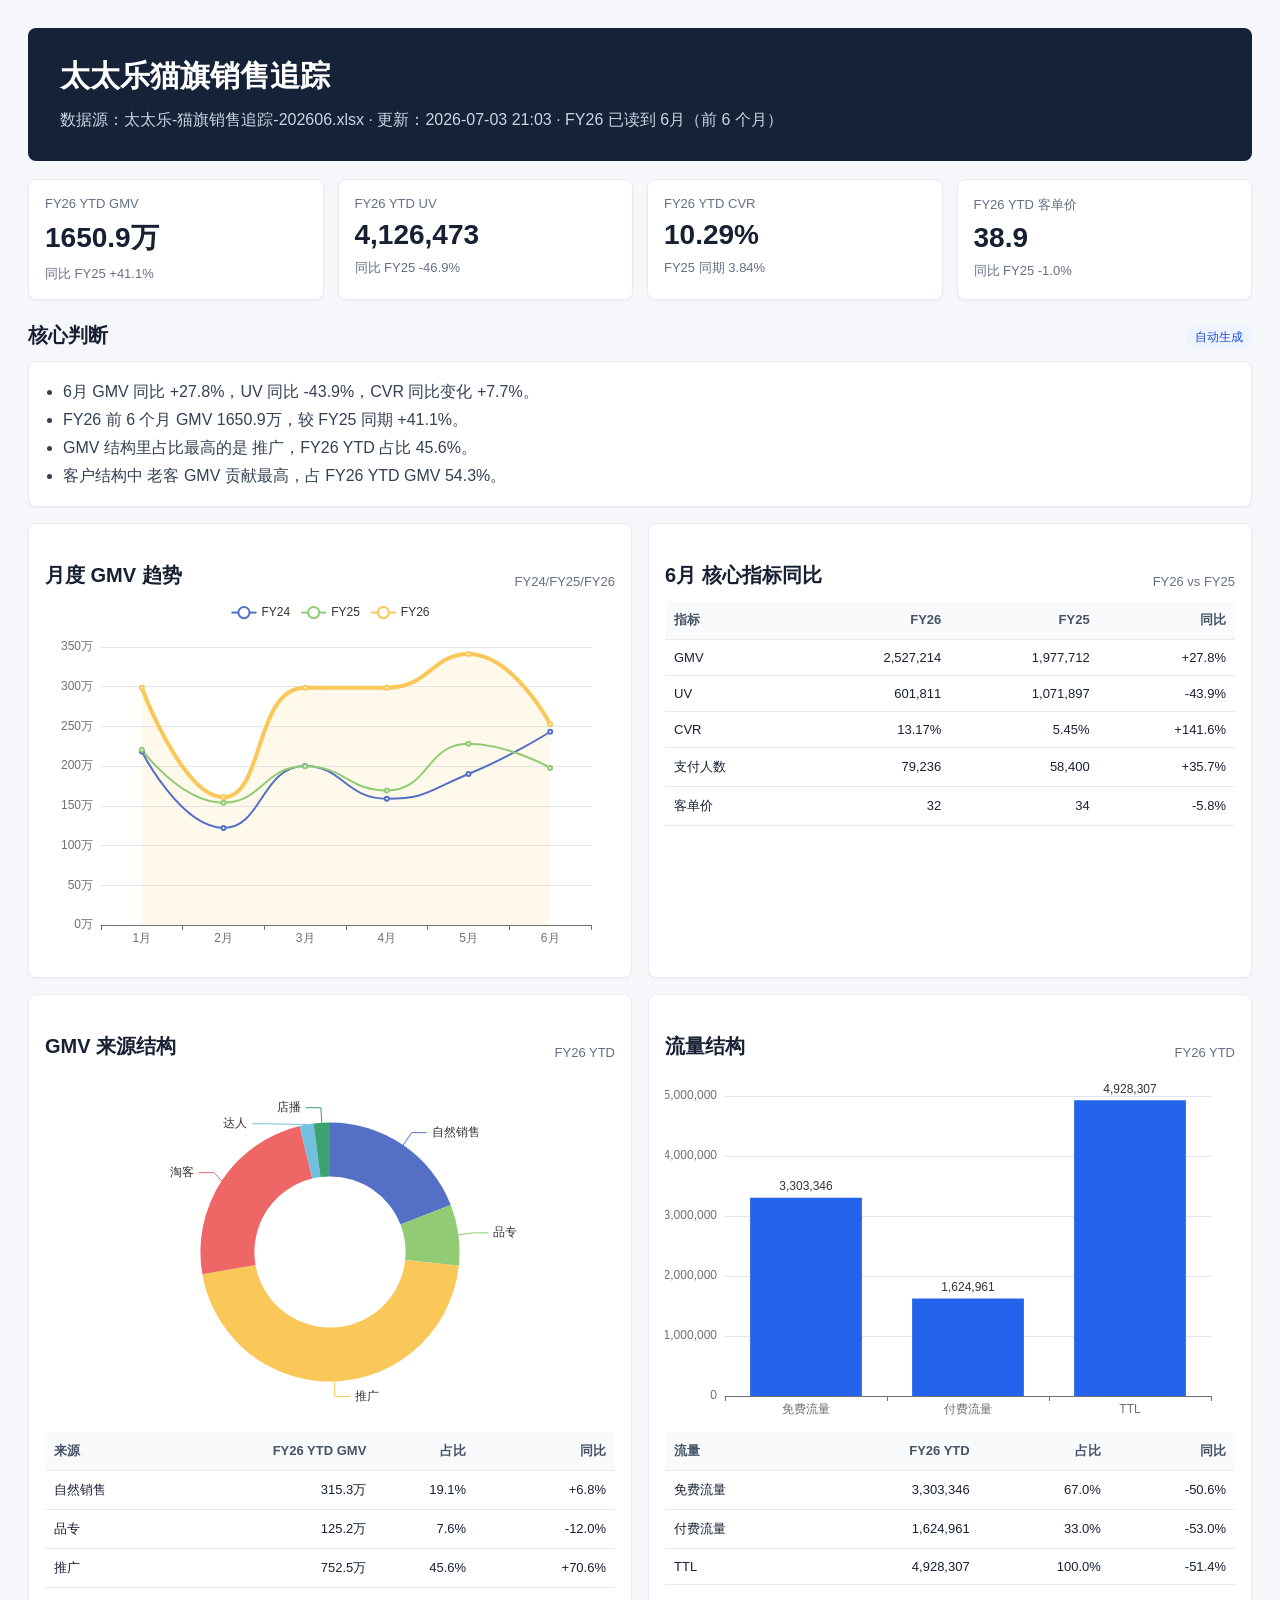
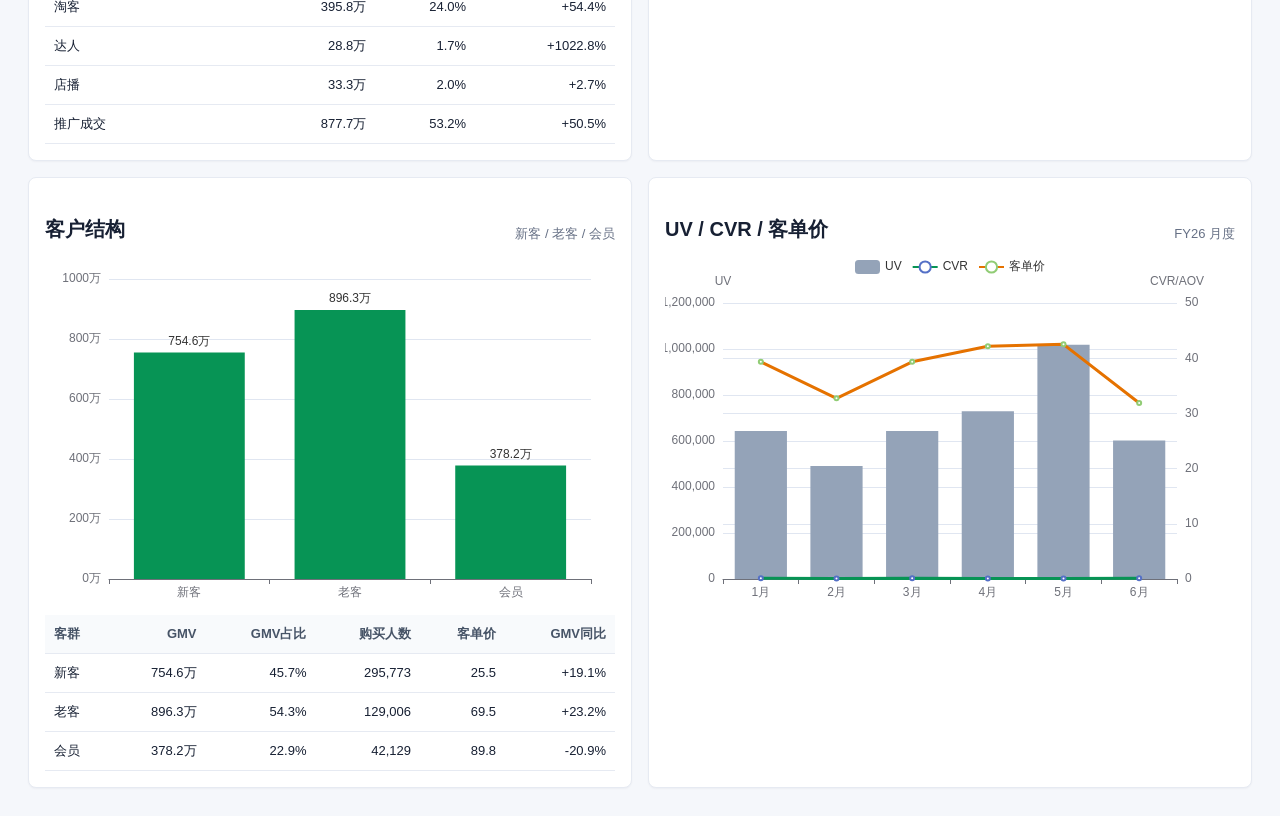
<file: index.html>
<!doctype html>
<html lang="zh-CN">
<head>
  <meta charset="utf-8" />
  <meta name="viewport" content="width=device-width, initial-scale=1" />
  <title>太太乐猫旗销售追踪</title>
  <script src="./echarts.min.js"></script>
  <style>
    :root { --bg:#f5f7fb; --panel:#fff; --ink:#172033; --muted:#667085; --line:#e6eaf2; --blue:#2463eb; --green:#079455; --orange:#e57200; --red:#d92d20; }
    * { box-sizing:border-box; }
    body { margin:0; background:var(--bg); color:var(--ink); font-family:-apple-system,BlinkMacSystemFont,"Segoe UI","PingFang SC","Microsoft YaHei",Arial,sans-serif; }
    .page { max-width:1440px; margin:0 auto; padding:28px; }
    .hero { background:#152238; color:#fff; border-radius:8px; padding:28px 32px; }
    h1 { margin:0; font-size:30px; letter-spacing:0; }
    .meta { color:#cbd5e1; margin-top:10px; line-height:1.6; }
    .grid-4 { display:grid; grid-template-columns:repeat(4,1fr); gap:14px; margin-top:18px; }
    .grid-2 { display:grid; grid-template-columns:1fr 1fr; gap:16px; margin-top:16px; }
    .kpi,.card { background:var(--panel); border:1px solid var(--line); border-radius:8px; padding:16px; box-shadow:0 1px 2px rgba(16,24,40,.04); }
    .kpi-label,.note { color:var(--muted); font-size:13px; }
    .kpi-value { margin-top:8px; font-size:28px; font-weight:760; }
    .kpi-sub { margin-top:8px; color:var(--muted); font-size:13px; }
    .section-title { display:flex; align-items:flex-end; justify-content:space-between; gap:12px; margin:22px 0 12px; }
    h2 { font-size:20px; margin:0; }
    .chart { height:360px; }
    table { width:100%; border-collapse:collapse; font-size:13px; }
    th,td { padding:10px 9px; border-bottom:1px solid var(--line); text-align:right; font-variant-numeric:tabular-nums; }
    th:first-child,td:first-child { text-align:left; }
    th { background:#f8fafc; color:#475467; font-weight:650; }
    .insights { margin:0; padding-left:18px; line-height:1.75; color:#344054; }
    .tag { display:inline-block; border-radius:999px; padding:3px 9px; background:#eef4ff; color:#1d4ed8; font-size:12px; }
    @media (max-width: 900px) { .page { padding:16px; } .grid-4,.grid-2 { grid-template-columns:1fr; } .chart { height:300px; } }
  </style>
</head>
<body>
  <main class="page">
    <section class="hero">
      <h1>太太乐猫旗销售追踪</h1>
      <div class="meta">数据源：太太乐-猫旗销售追踪-202606.xlsx · 更新：2026-07-03 21:03 · FY26 已读到 6月（前 6 个月）</div>
    </section>
    <section class="grid-4"><div class='kpi'><div class='kpi-label'>FY26 YTD GMV</div><div class='kpi-value'>1650.9万</div><div class='kpi-sub'>同比 FY25 +41.1%</div></div><div class='kpi'><div class='kpi-label'>FY26 YTD UV</div><div class='kpi-value'>4,126,473</div><div class='kpi-sub'>同比 FY25 -46.9%</div></div><div class='kpi'><div class='kpi-label'>FY26 YTD CVR</div><div class='kpi-value'>10.29%</div><div class='kpi-sub'>FY25 同期 3.84%</div></div><div class='kpi'><div class='kpi-label'>FY26 YTD 客单价</div><div class='kpi-value'>38.9</div><div class='kpi-sub'>同比 FY25 -1.0%</div></div></section>
    <section>
      <div class="section-title"><h2>核心判断</h2><span class="tag">自动生成</span></div>
      <div class="card"><ul class="insights"><li>6月 GMV 同比 +27.8%，UV 同比 -43.9%，CVR 同比变化 +7.7%。</li><li>FY26 前 6 个月 GMV 1650.9万，较 FY25 同期 +41.1%。</li><li>GMV 结构里占比最高的是 推广，FY26 YTD 占比 45.6%。</li><li>客户结构中 老客 GMV 贡献最高，占 FY26 YTD GMV 54.3%。</li></ul></div>
    </section>
    <section class="grid-2">
      <div class="card"><div class="section-title"><h2>月度 GMV 趋势</h2><span class="note">FY24/FY25/FY26</span></div><div id="gmvChart" class="chart"></div></div>
      <div class="card"><div class="section-title"><h2>6月 核心指标同比</h2><span class="note">FY26 vs FY25</span></div><table><thead><tr><th>指标</th><th>FY26</th><th>FY25</th><th>同比</th></tr></thead><tbody><tr><td>GMV</td><td>2,527,214</td><td>1,977,712</td><td>+27.8%</td></tr><tr><td>UV</td><td>601,811</td><td>1,071,897</td><td>-43.9%</td></tr><tr><td>CVR</td><td>13.17%</td><td>5.45%</td><td>+141.6%</td></tr><tr><td>支付人数</td><td>79,236</td><td>58,400</td><td>+35.7%</td></tr><tr><td>客单价</td><td>32</td><td>34</td><td>-5.8%</td></tr></tbody></table></div>
    </section>
    <section class="grid-2">
      <div class="card"><div class="section-title"><h2>GMV 来源结构</h2><span class="note">FY26 YTD</span></div><div id="mixChart" class="chart"></div><table><thead><tr><th>来源</th><th>FY26 YTD GMV</th><th>占比</th><th>同比</th></tr></thead><tbody><tr><td>自然销售</td><td>315.3万</td><td>19.1%</td><td>+6.8%</td></tr><tr><td>品专</td><td>125.2万</td><td>7.6%</td><td>-12.0%</td></tr><tr><td>推广</td><td>752.5万</td><td>45.6%</td><td>+70.6%</td></tr><tr><td>淘客</td><td>395.8万</td><td>24.0%</td><td>+54.4%</td></tr><tr><td>达人</td><td>28.8万</td><td>1.7%</td><td>+1022.8%</td></tr><tr><td>店播</td><td>33.3万</td><td>2.0%</td><td>+2.7%</td></tr><tr><td>推广成交</td><td>877.7万</td><td>53.2%</td><td>+50.5%</td></tr></tbody></table></div>
      <div class="card"><div class="section-title"><h2>流量结构</h2><span class="note">FY26 YTD</span></div><div id="trafficChart" class="chart"></div><table><thead><tr><th>流量</th><th>FY26 YTD</th><th>占比</th><th>同比</th></tr></thead><tbody><tr><td>免费流量</td><td>3,303,346</td><td>67.0%</td><td>-50.6%</td></tr><tr><td>付费流量</td><td>1,624,961</td><td>33.0%</td><td>-53.0%</td></tr><tr><td>TTL</td><td>4,928,307</td><td>100.0%</td><td>-51.4%</td></tr></tbody></table></div>
    </section>
    <section class="grid-2">
      <div class="card"><div class="section-title"><h2>客户结构</h2><span class="note">新客 / 老客 / 会员</span></div><div id="customerChart" class="chart"></div><table><thead><tr><th>客群</th><th>GMV</th><th>GMV占比</th><th>购买人数</th><th>客单价</th><th>GMV同比</th></tr></thead><tbody><tr><td>新客</td><td>754.6万</td><td>45.7%</td><td>295,773</td><td>25.5</td><td>+19.1%</td></tr><tr><td>老客</td><td>896.3万</td><td>54.3%</td><td>129,006</td><td>69.5</td><td>+23.2%</td></tr><tr><td>会员</td><td>378.2万</td><td>22.9%</td><td>42,129</td><td>89.8</td><td>-20.9%</td></tr></tbody></table></div>
      <div class="card"><div class="section-title"><h2>UV / CVR / 客单价</h2><span class="note">FY26 月度</span></div><div id="factorChart" class="chart"></div></div>
    </section>
  </main>
  <script>
    const DATA = {"source": "太太乐-猫旗销售追踪-202606.xlsx", "generatedAt": "2026-07-03 21:03", "monthsAvailable": 6, "latestMonth": "6月", "ytdCards": [{"label": "FY26 YTD GMV", "value": "1650.9万", "sub": "同比 FY25 +41.1%"}, {"label": "FY26 YTD UV", "value": "4,126,473", "sub": "同比 FY25 -46.9%"}, {"label": "FY26 YTD CVR", "value": "10.29%", "sub": "FY25 同期 3.84%"}, {"label": "FY26 YTD 客单价", "value": "38.9", "sub": "同比 FY25 -1.0%"}], "latestMetrics": [{"name": "GMV", "current": 2527213.87, "base": 1977712.25, "yoy": 0.2778471033892822}, {"name": "UV", "current": 601811.0, "base": 1071897.0, "yoy": -0.4385551970012044}, {"name": "CVR", "current": 0.131662598390525, "base": 0.0545, "yoy": 1.4158274934041284}, {"name": "支付人数", "current": 79236.0, "base": 58400.0, "yoy": 0.35678082191780813}, {"name": "客单价", "current": 31.8947684133475, "base": 33.8649357876712, "yoy": -0.058177206851251606}], "monthly": [{"month": "1月", "fy24": 2183513.64, "fy25": 2207403.51, "fy26": 2987453.57, "uv26": 643329.0, "cvr26": 0.1181, "aov26": 39.34}, {"month": "2月", "fy24": 1222505.55, "fy25": 1540393.75, "fy26": 1608571.21, "uv26": 490847.0, "cvr26": 0.0867, "aov26": 32.74}, {"month": "3月", "fy24": 2001672.33, "fy25": 1997192.89, "fy26": 2987453.57, "uv26": 643329.0, "cvr26": 0.1181, "aov26": 39.34}, {"month": "4月", "fy24": 1590059.09, "fy25": 1694413.65, "fy26": 2986699.1, "uv26": 729149.0, "cvr26": 0.0971584682966033, "aov26": 42.1594102451901}, {"month": "5月", "fy24": 1900863.57, "fy25": 2282694.92, "fy26": 3411582.25, "uv26": 1018008.0, "cvr26": 0.0788353333176164, "aov26": 42.5092797956514}, {"month": "6月", "fy24": 2432840.32, "fy25": 1977712.25, "fy26": 2527213.87, "uv26": 601811.0, "cvr26": 0.131662598390525, "aov26": 31.8947684133475}], "gmvMix": [{"name": "自然销售", "value": 3153056.5357, "share": 0.1909904648117987, "yoy": 0.06774869311886911}, {"name": "品专", "value": 1251646.98, "share": 0.07581615990193871, "yoy": -0.12032987263085182}, {"name": "推广", "value": 7525226.4943, "share": 0.4558264305404664, "yoy": 0.7064668255408004}, {"name": "淘客", "value": 3957577.86, "share": 0.23972282972162998, "yoy": 0.5435865433977829}, {"name": "达人", "value": 288204.43, "share": 0.01745744087468425, "yoy": 10.228134498672668}, {"name": "店播", "value": 333261.27, "share": 0.020186674149481967, "yoy": 0.02676191778406123}, {"name": "推广成交", "value": 8776873.474299999, "share": 0.531642590442405, "yoy": 0.5047732889499852}], "traffic": [{"name": "免费流量", "value": 3303346.0, "share": 0.6702800779253403, "yoy": -0.5063563966625835}, {"name": "付费流量", "value": 1624961.0, "share": 0.3297199220746597, "yoy": -0.5295366852936008}, {"name": "TTL", "value": 4928307.0, "share": 1, "yoy": -0.5142477785218242}], "customers": [{"name": "新客", "gmv": 7546107.01, "share": 0.4570912284766593, "people": 295773.0, "aov": 25.51317060718862, "yoy": 0.19077892090512294}, {"name": "老客", "gmv": 8962866.56, "share": 0.5429087715233407, "people": 129006.0, "aov": 69.4763542780956, "yoy": 0.2322645658259932}, {"name": "会员", "gmv": 3782205.89, "share": 0.22910000273263506, "people": 42129.0, "aov": 89.77677822877354, "yoy": -0.20880467984086049}], "insights": ["6月 GMV 同比 +27.8%，UV 同比 -43.9%，CVR 同比变化 +7.7%。", "FY26 前 6 个月 GMV 1650.9万，较 FY25 同期 +41.1%。", "GMV 结构里占比最高的是 推广，FY26 YTD 占比 45.6%。", "客户结构中 老客 GMV 贡献最高，占 FY26 YTD GMV 54.3%。"], "fy24YtdGmv": 11331454.5, "fy25YtdGmv": 11699810.969999999, "fy26YtdGmv": 16508973.57};
    const moneyWan = v => v == null ? '-' : (v / 10000).toFixed(1) + '万';
    const pct = v => v == null ? '-' : (v * 100).toFixed(1) + '%';
    function chart(id, option) { echarts.init(document.getElementById(id)).setOption(option); }
    const months = DATA.monthly.map(d => d.month);
    chart('gmvChart', {
      tooltip: { trigger:'axis', valueFormatter: moneyWan },
      legend: { top:0 },
      grid: { left:56, right:24, top:46, bottom:36 },
      xAxis: { type:'category', data:months },
      yAxis: { type:'value', axisLabel:{ formatter:v => (v/10000).toFixed(0)+'万' } },
      series: [
        { name:'FY24', type:'line', smooth:true, data:DATA.monthly.map(d=>d.fy24), lineStyle:{width:2} },
        { name:'FY25', type:'line', smooth:true, data:DATA.monthly.map(d=>d.fy25), lineStyle:{width:2} },
        { name:'FY26', type:'line', smooth:true, data:DATA.monthly.map(d=>d.fy26), lineStyle:{width:4}, areaStyle:{opacity:.12} }
      ]
    });
    chart('mixChart', {
      tooltip: { trigger:'item', formatter:p => `${p.name}<br/>${moneyWan(p.value)} · ${p.percent}%` },
      series: [{ type:'pie', radius:['42%','72%'], data:DATA.gmvMix.filter(d=>d.name!=='推广成交').map(d=>({name:d.name,value:d.value})) }]
    });
    chart('trafficChart', {
      tooltip: { trigger:'axis' },
      grid: { left:60, right:24, top:24, bottom:36 },
      xAxis: { type:'category', data:DATA.traffic.map(d=>d.name) },
      yAxis: { type:'value' },
      series: [{ type:'bar', data:DATA.traffic.map(d=>d.value), itemStyle:{color:'#2463eb'}, label:{show:true, position:'top', formatter:p=>Number(p.value).toLocaleString()} }]
    });
    chart('customerChart', {
      tooltip: { trigger:'axis', valueFormatter: moneyWan },
      grid: { left:64, right:24, top:24, bottom:36 },
      xAxis: { type:'category', data:DATA.customers.map(d=>d.name) },
      yAxis: { type:'value', axisLabel:{ formatter:v => (v/10000).toFixed(0)+'万' } },
      series: [{ type:'bar', data:DATA.customers.map(d=>d.gmv), itemStyle:{color:'#079455'}, label:{show:true, position:'top', formatter:p=>moneyWan(p.value)} }]
    });
    chart('factorChart', {
      tooltip: { trigger:'axis' },
      legend: { top:0 },
      grid: { left:58, right:58, top:48, bottom:36 },
      xAxis: { type:'category', data:months },
      yAxis: [{ type:'value', name:'UV' }, { type:'value', name:'CVR/AOV' }],
      series: [
        { name:'UV', type:'bar', yAxisIndex:0, data:DATA.monthly.map(d=>d.uv26), itemStyle:{color:'#94a3b8'} },
        { name:'CVR', type:'line', yAxisIndex:1, data:DATA.monthly.map(d=>d.cvr26), valueFormatter:pct, lineStyle:{width:3,color:'#079455'} },
        { name:'客单价', type:'line', yAxisIndex:1, data:DATA.monthly.map(d=>d.aov26), lineStyle:{width:3,color:'#e57200'} }
      ]
    });
    window.addEventListener('resize', () => document.querySelectorAll('.chart').forEach(el => echarts.getInstanceByDom(el)?.resize()));
  </script>
</body>
</html>
</file>
